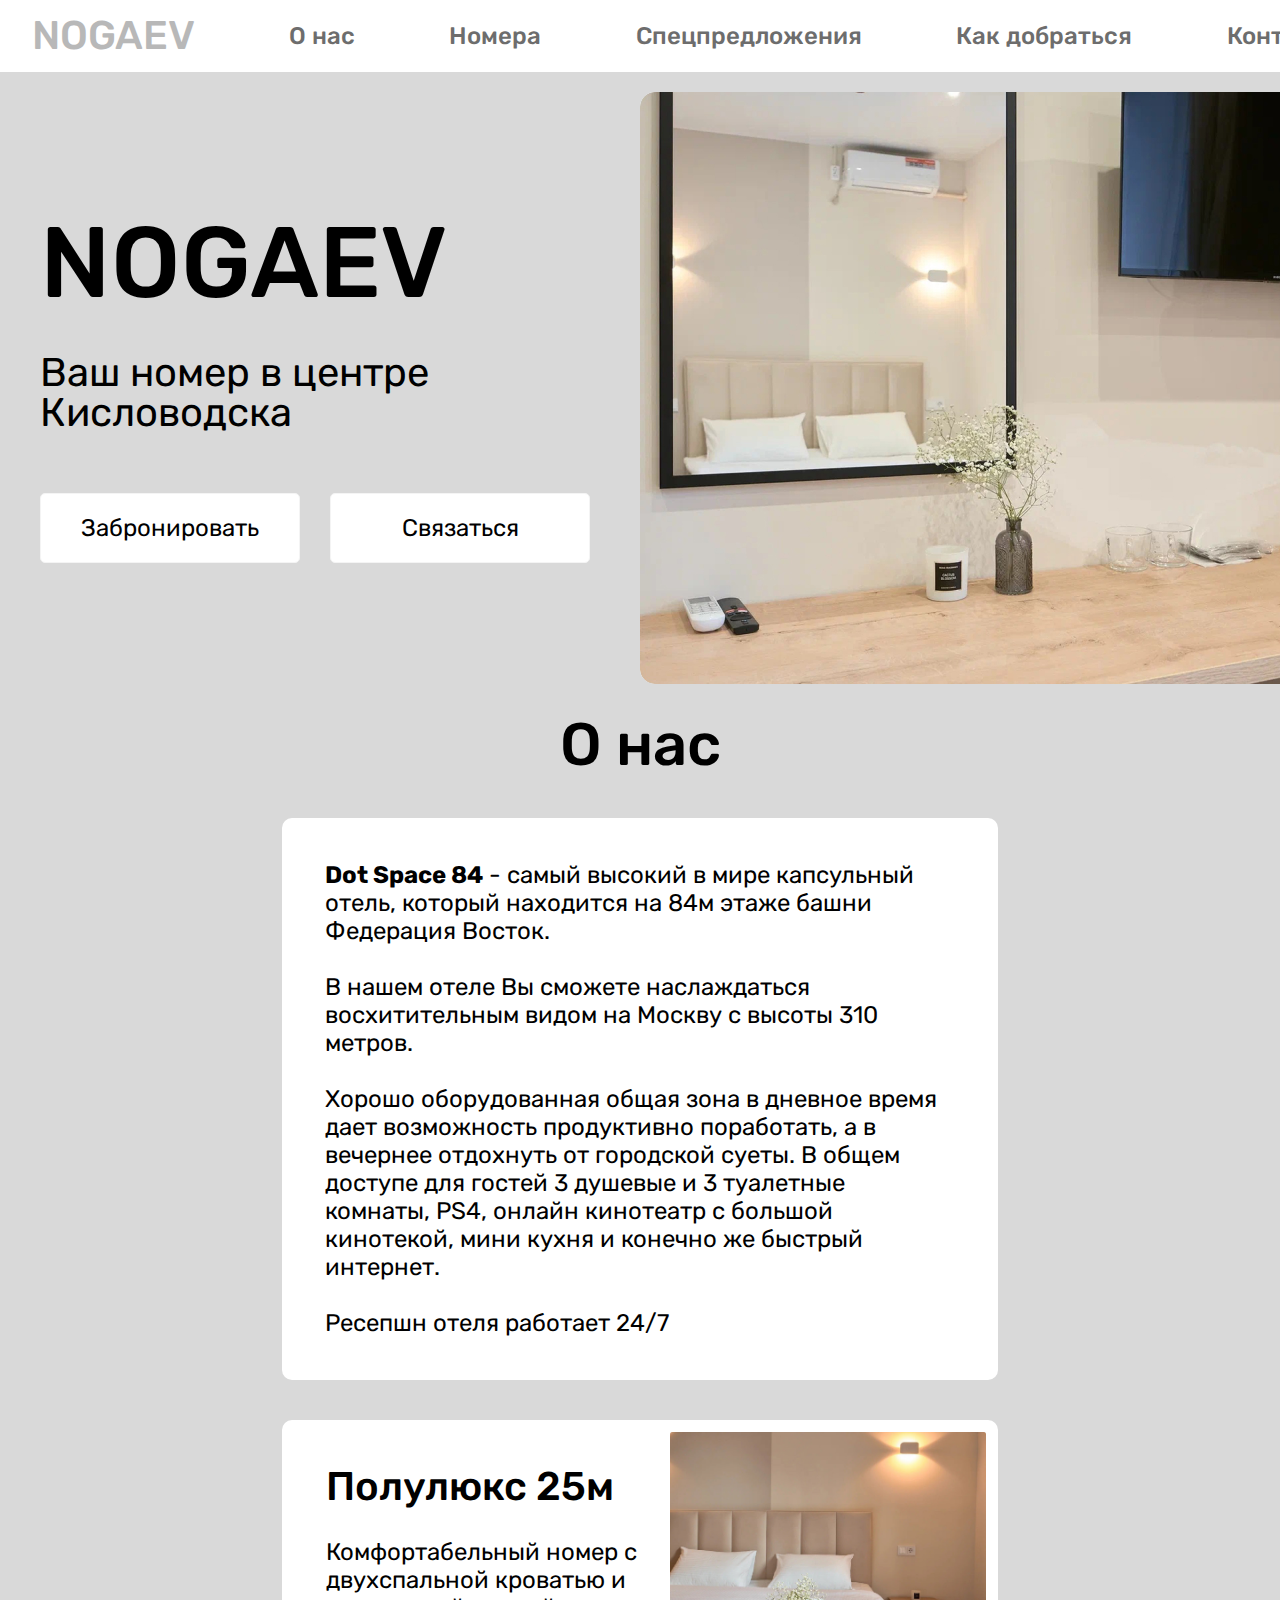
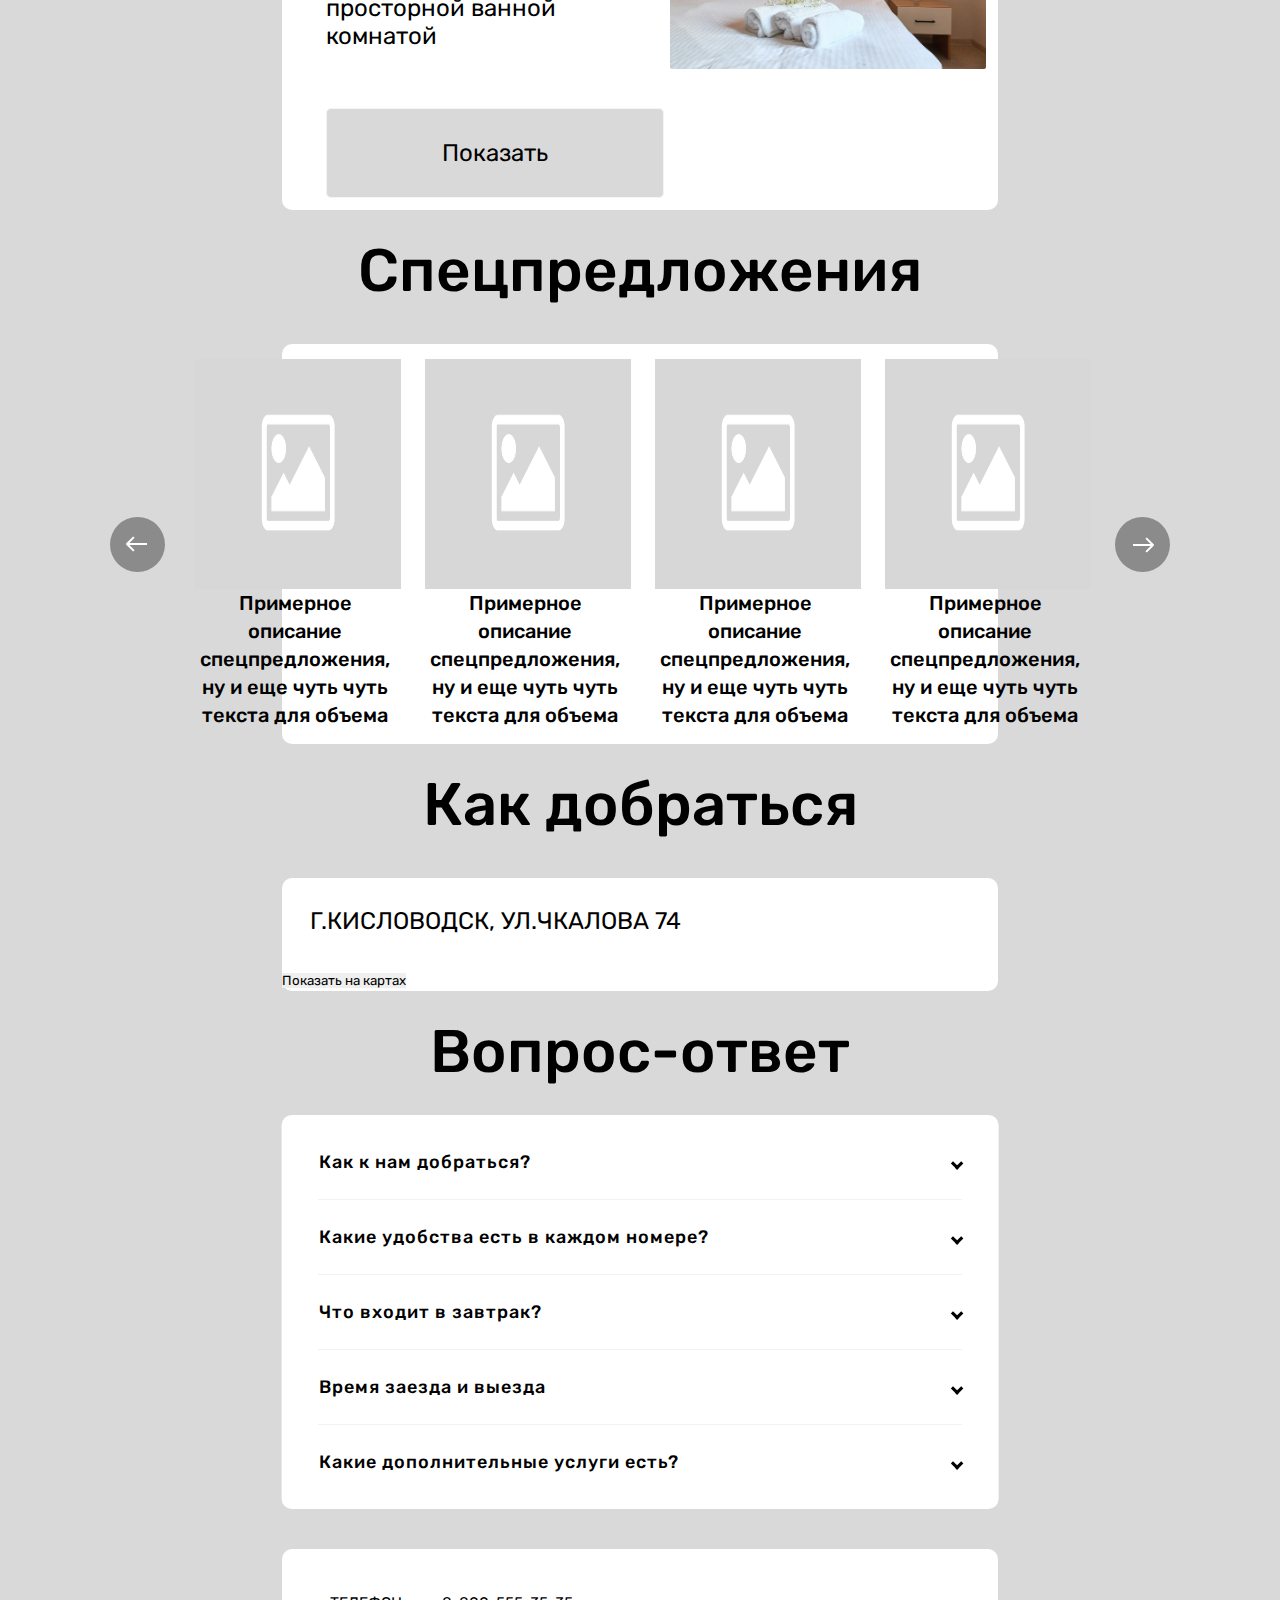
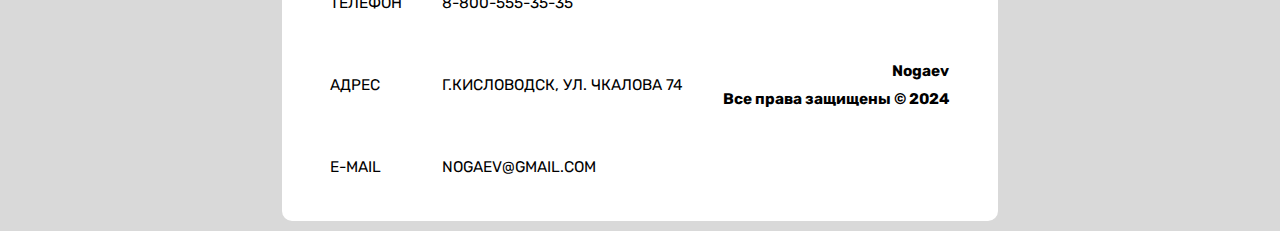
<file: html/index.html>
<!DOCTYPE html>
<html lang="en">

<head>
    <meta charset="UTF-8">
    <meta name="viewport" content="width=device-width, initial-scale=1.0">
    <title>main</title>
    <link rel="stylesheet" href="../css/drop-style.css">
    <link rel="stylesheet" href="../css/accardion_demo.css">
    <link rel="stylesheet" href="../css/accardion_demo.css">
    <link rel="stylesheet" href="../css/style.css">
    <!-- Fonts -->
    <link rel="preconnect" href="https://fonts.googleapis.com">
    <link rel="preconnect" href="https://fonts.gstatic.com" crossorigin>
    <link href="https://fonts.googleapis.com/css2?family=Rubik:wght@300..900&display=swap" rel="stylesheet">


</head>

<body>
    <main>
        <header>
            <nav class="navigation">
                <ul>
                    <li>
                        <a><img src="../img/burger-menu-svgrepo-com.svg" alt="#" width="30px" height="30px"></a>
                    </li>
                    <li>
                        <a href="#">
                            <h2>NOGAEV</h2>
                        </a>
                    </li>
                    <li><a href="#aboutAnch">О нас</a></li>
                    <li><a href="#roomsAnch">Номера</a></li>
                    <li><a href="#SpecAnch">Спецпредложения</a></li>
                    <li><a href="#wayAnch">Как добраться</a></li>
                    <li><a href="../html/contacts.html">Контакты</a></li>
                </ul>
            </nav>
        </header>
        <div class="top-ban">
            <div class="top-ban__content">
                <div class="top-ban__img-mobile">
                    <img src="../img/room.jpg" alt="#" width="30px" height="30px">
                </div>
                <div class="top-ban__title">NOGAEV</div>
                <div class="top-ban__subtitle">Ваш номер в центре Кисловодска</div>
                <div class="top-ban__button-place">
                    <button>Забронировать</button>
                    <button>Связаться</button>
                </div>
                <div class="bronirovanie">

                </div>
            </div>
            <img src="../img/banner-photo.jpg" alt="#" width="832px" height="592px">
        </div>
        <div class="wrapper">
            <div id="aboutAnch" class="about">
                <div class="main__title">
                    <h3>О нас</h3>
                </div>
                <div class="container">
                    <p>

                        <strong>Dot Space 84</strong> - самый высокий в мире капсульный отель, который находится на 84м
                        этаже
                        башни Федерация Восток. <br>
                        <br>
                        В нашем отеле Вы сможете наслаждаться восхитительным видом на Москву с высоты 310 метров. <br>
                        <br>
                        Хорошо оборудованная общая зона в дневное время дает возможность продуктивно поработать, а в
                        вечернее
                        отдохнуть от городской суеты. В общем доступе для гостей 3 душевые и 3 туалетные комнаты, PS4,
                        онлайн
                        кинотеатр с большой кинотекой, мини кухня и конечно же быстрый интернет. <br>
                        <br>
                        Ресепшн отеля работает 24/7

                    </p>
                </div>
            </div>
            <div id="roomsAnch" class="rooms">
                <div class="container">
                    <div class="rooms__content">
                        <div class="rooms__title">
                            <h3>полулюкс 25м</h3>
                        </div>
                        <div class="rooms__subtitle">
                            Комфортабельный номер с двухспальной кроватью и просторной ванной комнатой
                        </div>
                    </div>
                    <div class="rooms__show">
                        <button>Показать</button>
                    </div>
                    <div class="rooms__preview">
                        <img src="../img/room.jpg" width="100%" alt="">
                    </div>
                </div>
            </div>
            <div id="SpecAnch" class="specEvent">
                <div class="main__title">
                    <h3>Спецпредложения<h3>
                </div>
                <div class="container">

                    <div class="slider-contnents__specEvent">
                        <a href="#">
                            <img src="../img/arrow.svg" alt="#" class="left">
                        </a href="#">
                        <div class="slider-element__specEvent">
                            <div class="img__specEvent">
                                <img src="../img/defaultimg.jpg" width="206" height="230px" alt="#">
                            </div>
                            <div class="subTitle__specEvent">Примерное описание спецпредложения, ну и еще чуть чуть
                                текста для объема</div>
                        </div>
                        <div class="slider-element__specEvent">
                            <div class="img__specEvent">
                                <img src="../img/defaultimg.jpg" width="206" height="230px" alt="#">
                            </div>
                            <div class="subTitle__specEvent">Примерное описание спецпредложения, ну и еще чуть чуть
                                текста для объема</div>
                        </div>
                        <div class="slider-element__specEvent">
                            <div class="img__specEvent">
                                <img src="../img/defaultimg.jpg" width="206" height="230px" alt="#">
                            </div>
                            <div class="subTitle__specEvent">Примерное описание спецпредложения, ну и еще чуть чуть
                                текста для объема</div>
                        </div>
                        <!--? Закомментил третий элемент, т.к. 4 оч плхо смотрятся -->
                        <div class="slider-element__specEvent">
                            <div class="img__specEvent">
                                <img src="../img/defaultimg.jpg" width="206" height="230px" alt="#">
                            </div>
                            <div class="subTitle__specEvent">Примерное описание спецпредложения, ну и еще чуть чуть
                                текста для объема</div>
                        </div>

                        <a href="#">
                            <img src="../img/arrow.svg" alt="#" class="right">
                        </a>
                    </div>
                </div>
            </div>
            <div id="wayAnch" class="way"> 
                <div class="main__title">
                    <h3>Как добраться</h3>
                </div>
                <div class="container">
                    <div class="waypoint">
<p>
                            Г.кисловодск, ул.Чкалова 74
    
</p>                    </div>
                    <div class="map">
                        <script type="text/javascript" charset="utf-8" async
                            src="https://api-maps.yandex.ru/services/constructor/1.0/js/?um=constructor%3Abf9a6c68afc56cf2e71b75063ac14cee331ea2e2d8c3ad334b7c6a16e50e158b&amp;width=100%&amp;height=570&amp;lang=ru_RU&amp;scroll=false"></script>
                        <!--? Карта слишком большая, не комфортно пользоваться сайтом  -->
                    </div>
                    <div class="map-mobile">
                        <a href="#"><button>Показать на картах</button></a>
                    </div>
                </div>
            </div>
            <div class="faq">
                <div class="main__title">
                    <h3>Вопрос-ответ</h3>
                </div>
                    <div class="accordion-menu">
                        <ul>
                            <li>
                                <input type="checkbox" checked />
                                <i class="arrow"></i>
                                <h2>Как к нам добраться?</h2>
                                <p>Lorem ipsum dolor sit amet consectetur adipisicing elit. At est quis quae dolor recusandae suscipit eum vitae soluta cupiditate perferendis? Maiores voluptate expedita, cumque id ab quae magni. Dolor, iusto!</p>
                            </li>
                            <li>
                                <input type="checkbox" checked />
                                <i class="arrow"></i>
                                <h2>Какие удобства есть в каждом номере?</h2>
                                <p>
                                    Lorem ipsum dolor sit amet consectetur adipisicing elit. Expedita officia dolore facere fugit, omnis minus asperiores quasi architecto nihil molestiae?
                                </p>
                            </li>
                            <li>
                                <input type="checkbox" checked />
                                <i class="arrow"></i>
                                <h2>Что входит в завтрак?</h2>
                                <p>
                                    Lorem ipsum dolor sit amet consectetur adipisicing elit. Optio eaque expedita dolorum. Aperiam, saepe rerum, ut, alias consequatur mollitia animi iure voluptatem corrupti minima ipsum illum molestias cupiditate! Veritatis, architecto.
                                </p>
                            </li>
                            <li>
                                <input type="checkbox" checked />
                                <i class="arrow"></i>
                                <h2>Время заезда и выезда</h2>
                                <p>
                                    Lorem ipsum dolor sit amet consectetur adipisicing elit. Optio eaque expedita dolorum. Aperiam, saepe rerum, ut, alias consequatur mollitia animi iure voluptatem corrupti minima ipsum illum molestias cupiditate! Veritatis, architecto.
                                </p>
                            </li>
                            <li>
                                <input type="checkbox" checked />
                                <i class="arrow"></i>
                                <h2>Какие дополнительные услуги есть?</h2>
                                <p>
                                    Lorem ipsum dolor sit amet consectetur adipisicing elit. Optio eaque expedita dolorum. Aperiam, saepe rerum, ut, alias consequatur mollitia animi iure voluptatem corrupti minima ipsum illum molestias cupiditate! Veritatis, architecto.
                                </p>
                            </li>
                        </ul>
                    </div>
            </div>

            <footer  class="footer">
                <div class="container">
                    <div class="info">
                        <table>
                            <tr>
                                <td>
                                    Телефон
                                </td>
                                <td>8-800-555-35-35</td>
                            </tr>
                            <tr>
                                <td>
                                    Адрес
                                </td>
                                <td>г.Кисловодск, ул. Чкалова 74</td>
                                <td>
                                    <p><strong>Nogaev </br> Все права защищены © 2024</strong></p>
                                </td>
                            </tr>
                            <tr>
                                <td>E-mail</td>
                                <td>nogaev@gmail.com</td>
                            </tr>
                        </table>
                    </div>
                </div>
            </footer>
    </main>
</body>

</html>
</file>
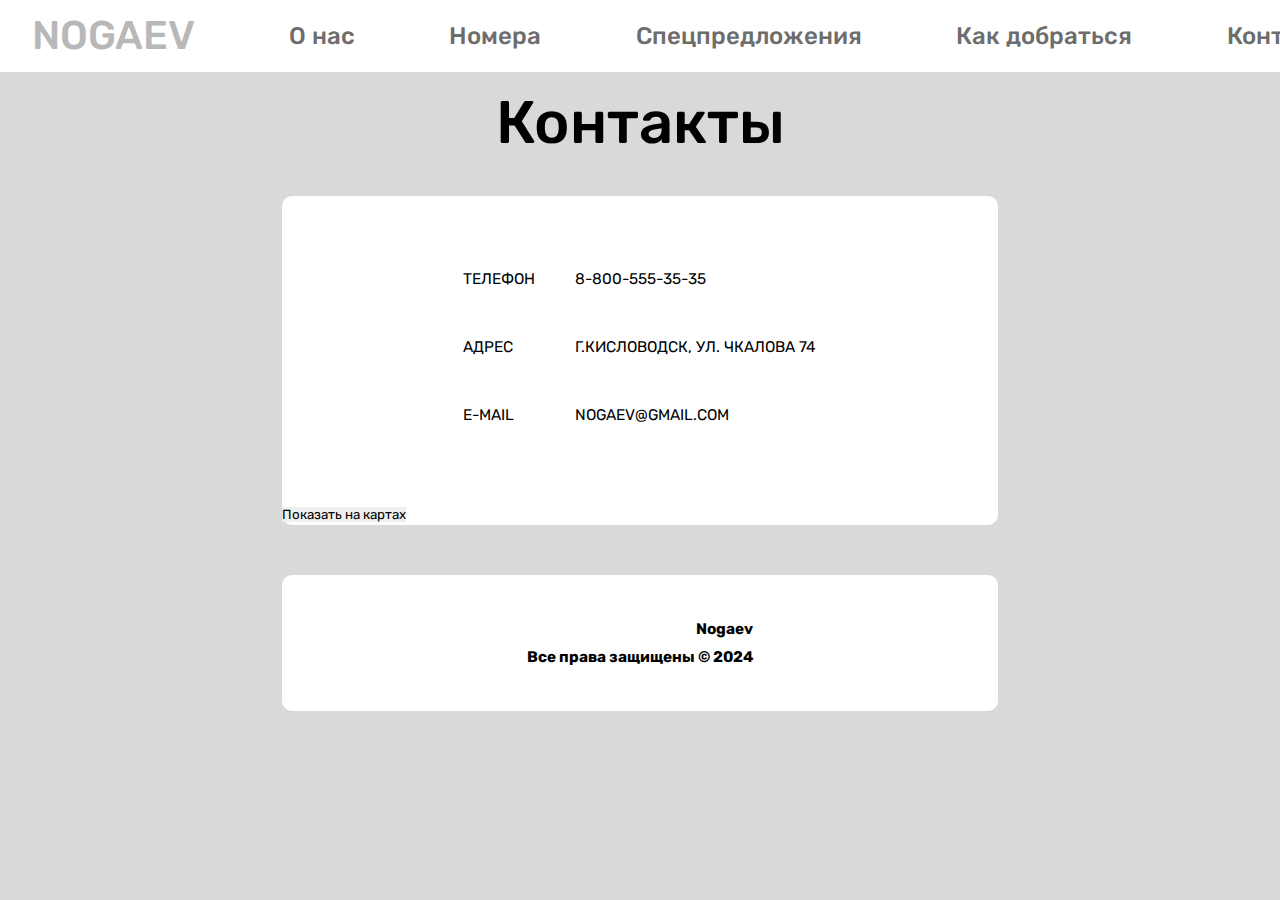
<file: html/contacts.html>
<!DOCTYPE html>
<html lang="ru">
	<head>
		<meta charset="UTF-8" />
		<meta name="viewport" content="width=device-width, initial-scale=1.0" />
		<title>Контакты</title>
		<link rel="stylesheet" href="../css/drop-style.css" />
		<link rel="stylesheet" href="../css/style.css" />
		<!-- Fonts -->
		<link rel="preconnect" href="https://fonts.googleapis.com" />
		<link rel="preconnect" href="https://fonts.gstatic.com" crossorigin />
		<link
			href="https://fonts.googleapis.com/css2?family=Rubik:wght@300..900&display=swap"
			rel="stylesheet"
		/>
	</head>
	<body>
		<main>
			<header>
				<nav class="navigation">
					<ul>
						<li>
							<a
								><img
									src="../img/burger-menu-svgrepo-com.svg"
									alt="#"
									width="30px"
									height="30px"
							/></a>
						</li>
						<li>
							<a href="../html/index.html">
								<h2>NOGAEV</h2>
							</a>
						</li>
						<li><a href="../html/index.html">О нас</a></li>
						<li><a href="../html/index.html">Номера</a></li>
						<li><a href="../html/index.html">Спецпредложения</a></li>
						<li><a href="../html/index.html">Как добраться</a></li>
						<li><a href="../html/contacts.html">Контакты</a></li>
					</ul>
				</nav>
			</header>
			<div class="wrapper">
				<div class="way"> 
					<div class="main__title">
						 <h3>Контакты</h3>
					</div>
					<div class="container">
						 <div class="waypoint">
							<div class="info">
								<table>
									 <tr>
										  <td>
												Телефон
										  </td>
										  <td>8-800-555-35-35</td>
									 </tr>
									 <tr>
										  <td>
												Адрес
										  </td>
										  <td>г.Кисловодск, ул. Чкалова 74</td>
									 </tr>
									 <tr>
										  <td>E-mail</td>
										  <td>nogaev@gmail.com</td>
									 </tr>
								</table>
						  </div>                 
						</div>
						 <div class="map">
							  <script type="text/javascript" charset="utf-8" async
									src="https://api-maps.yandex.ru/services/constructor/1.0/js/?um=constructor%3Abf9a6c68afc56cf2e71b75063ac14cee331ea2e2d8c3ad334b7c6a16e50e158b&amp;width=100%&amp;height=570&amp;lang=ru_RU&amp;scroll=false"></script>
							  <!--? Карта слишком большая, не комфортно пользоваться сайтом  -->
						 </div>
						 <div class="map-mobile">
							  <a href="#"><button>Показать на картах</button></a>
						 </div>
					</div>

					<footer  class="footer" style="width: 100%;">
						<div class="container">
							 <div class="info">
								  <table>
										<tr>
											 <td>
												  <p><strong>Nogaev </br> Все права защищены © 2024</strong></p>
											 </td>
										</tr>
								  </table>
							 </div>
						</div>
				  </footer>

		</main>
	</body>
</html>
</file>
<file: css/drop-style.css>
* {
    padding: 0;
    margin: 0;
    border: 0;
}

:before,
*:after {
    -moz-box-sizing: border-box;
    -webkit-box-sizing: border-box;
    box-sizing: border-box;
}

:focus,
:active {
    outline: none;
}

a:focus,
a:active {
    outline: none;
}

nav,
footer,
header,
aside {
    display: block;
}

html,
body {
    height: 100%;
    width: 100%;
    font-size: 100%;
    line-height: 1;
    font-size: 14px;
    -ms-text-size-adjust: 100%;
    -moz-text-size-adjust: 100%;
    -webkit-text-size-adjust: 100%;
}

input,
button,
textarea {
    font-family: inherit;
}

input::-ms-clear {
    display: none;
}

button {
    cursor: pointer;
}

button::-moz-focus-inner {
    padding: 0;
    border: 0;
}

a,
a:visited {
    text-decoration: none;
}

a:hover {
    text-decoration: none;
}

ul li {
    list-style: none;
}

img {
    vertical-align: top;
}

h1,
h2,
h3,
h4,
h5,
h6 {
    font-size: inherit;
    font-weight: 400;
}
</file>
<file: css/accardion_demo.css>
:root {
	--greyH2: #b8b8b8;
	--greyNav: #6d6d6d;
	--background: #d9d9d9;
	--zapolnitel: #ffff;
	--title-color: #000000;
}

.accordion-menu {
	display: inline-block;
	position: relative;
	left: 50%;
	margin: 0;
	width: 70%;
	transform: translate(-50%, 0);
	border-radius: 5px;
	h2 {
		font-size: 18px;
		line-height: 34px;
		font-weight: 500;
		letter-spacing: 1px;
		display: block;
		margin: 0;
		cursor: pointer;
		color: var(--title-color);
	}
	p {
		color: rgba(48, 69, 92, 0.8);
		font-size: 15px;
		line-height: 26px;
		letter-spacing: 1px;
		position: relative;
		overflow: hidden;
		max-height: 800px;
		opacity: 1;
		transform: translate(0, 0);
		margin-top: 14px;
		z-index: 2;
	}
	ul {
		list-style: none;
		perspective: 900;
		padding: 0 20px 20px;
		margin: 0;
		background-color: #fff;
		border-radius: 10px;
		display: flex;
		flex-direction: column;
		align-items: center;
	}
	ul li {
		position: relative;
		padding: 0;
		margin: 0;
		width: 95%;
		padding-bottom: 4px;
		padding-top: 20px;
		padding-bottom: 20px;
		border-top: 1px dotted #dce7eb;
	}

	ul li:nth-child(1) {
		border: none;
		padding-top: 30px;
	}
	ul li:nth-of-type(1) {
		animation-delay: 0.5s;
	}
	ul li:nth-of-type(2) {
		animation-delay: 0.75s;
	}
	ul li:nth-of-type(3) {
		animation-delay: 1s;
	}
	ul li:last-of-type {
		padding-bottom: 0;
		padding-bottom: 10px;
	}

	ul li .arrow {
		position: absolute;
		transform: translate(-6px, 0);
		margin-top: 16px;
		right: 0;
	}
	ul li .arrow:before,
	ul li .arrow:after {
		content: '';
		position: absolute;
		background-color: var(--title-color);
		width: 3px;
		height: 9px;
	}
	ul li .arrow:before {
		transform: translate(-2px, 0) rotate(45deg);
	}
	ul li .arrow:after {
		transform: translate(2px, 0) rotate(-45deg);
	}
	ul li input[type='checkbox'] {
		position: absolute;
		cursor: pointer;
		width: 100%;
		height: 100%;
		z-index: 1;
		opacity: 0;
	}
	ul li input[type='checkbox']:checked ~ p {
		margin-top: 0;
		max-height: 0;
		opacity: 0;
		transform: translate(0, 50%);
	}
	ul li input[type='checkbox']:checked ~ .arrow:before {
		transform: translate(2px, 0) rotate(45deg);
	}
	ul li input[type='checkbox']:checked ~ .arrow:after {
		transform: translate(-2px, 0) rotate(-45deg);
	}
	.transition,
	p,
	ul li .arrow:before,
	ul li .arrow:after {
		transition: all 0.25s ease-in-out;
	}

	.flipIn,
	h1,
	ul li {
		animation: flipdown 0.5s ease both;
	}
	.no-select,
	h2 {
		-webkit-tap-highlight-color: transparent;
		-webkit-touch-callout: none;
		user-select: none;
	}
	@keyframes flipdown {
		0% {
			opacity: 0;
			transform-origin: top center;
			transform: rotateX(-90deg);
		}

		5% {
			opacity: 1;
		}

		80% {
			transform: rotateX(8deg);
		}

		83% {
			transform: rotateX(6deg);
		}

		92% {
			transform: rotateX(-3deg);
		}

		100% {
			transform-origin: top center;
			transform: rotateX(0deg);
		}
	}
}
</file>
<file: css/style.css>
:root {
	--greyH2: #b8b8b8;
	--greyNav: #6d6d6d;
	--background: #d9d9d9;
	--zapolnitel: #ffff;
	--title-color: #000000;
}

a,
a:visited {
	color: var(--greyNav);
}

li > a:hover {
	color: #4e4b4b;
	text-decoration: underline;
	text-decoration-skip-ink: none;
}

body {
	background-color: var(--background);
	font-family: 'Rubik', sans-serif;
	overflow-x: hidden;
	width: 100vw;
	display: grid;
	justify-content: center;
}

header {
	width: 100vw;
	position: sticky;
	top: 0;
	z-index: 999;
}

.navigation {
	display: flex;
	align-items: center;
	justify-content: center;
	background-color: var(--zapolnitel);
	height: 72px;
	z-index: 999;
}

.navigation h2 {
	font-size: 40px;
	color: var(--greyH2);
	font-weight: 500;
}

a:has(h2):hover {
	text-decoration: none;
}

.navigation ul {
	display: flex;
	justify-content: space-around;
	align-items: center;
	width: 80%;
	margin: 0 10%;
	font-family: 'Rubik', sans-serif;
	font-weight: 500;
	color: var(--greyNav);
	font-size: 24px;
	z-index: 999;
}

.navigation a img {
	display: none;
}

.top-ban__img-mobile {
	display: none;
}

/*! Main */
h3 {
	color: var(--title-color);
	font-size: 60px;
	font-weight: 500;
}

.wrapper {
	width: 80vw;
	position: relative;
	z-index: 0;
}

main {
	width: 100%;
	display: flex;
	align-items: center;
	flex-direction: column;
}

/*? Top-ban */
.top-ban {
	margin-top: 20px;

	width: 80%;
	display: grid;
	grid-template-columns: 1fr 1fr;
	gap: 50px;
}

.top-ban__content {
	align-self: center;
	justify-self: center;
	display: grid;
	grid-template-rows: 2fr 2fr 1fr;
}

.top-ban__title {
	color: black;
	font-size: 100px;
	font-weight: 500;
}

.top-ban__subtitle {
	font-size: 40px;
}

.top-ban img {
	border-radius: 15px;
}

.top-ban__button-place {
	width: 550px;
	display: flex;
	justify-content: space-between;
	gap: 10px;
}

.top-ban button {
	background-color: var(--zapolnitel);
	border: 1px solid #f4f4f4;
	width: 260px;
	height: 70px;
	border-radius: 5px;
	font-size: 24px;
}

.top-ban button:hover {
	transition: 0.2s;
	background-color: var(--greyH2);
	/*? color: var(--zapolnitel);  НАДА ЧИ НЕ?  */
}

/*? о нас */
.about {
	padding-top: 10px;
	display: flex;
	justify-content: center;
	align-items: center;
	flex-direction: column;
	width: 100%;
}

.about p {
	width: 88%;
	margin: 6%;
}

.container {
	background-color: var(--zapolnitel);
	font-size: 24px;
	font-weight: 400;
	width: 70%;
	max-width: 80%;
	margin: 10px;
	border-radius: 10px;
	line-height: calc(24px + 4px);
}

.about .container {
	/* width: 69%; */
}

.main__title {
	margin: 21px 0 33px 0;
	text-align: center;
}

/*? Комнаты */
.rooms {
	display: flex;
	justify-content: center;
	align-items: center;
	flex-direction: column;
	padding-top: 20px;
}

.rooms .container {
	display: grid;
	grid-template-columns: 6fr 44fr 44fr 6fr;
	grid-template-rows: 3fr 1fr;
	gap: 6px;
	padding: 12px 0px 12px;
	width: 70%;
}

.rooms__content {
	grid-column: 2;
	padding-top: 12%;
	/* padding: 10% 3% 0 20%; */
	display: grid;
	grid-template-rows: 2fr 5fr;
}

.rooms__preview {
	grid-column: 3 / span 2;
	grid-row: 1 / span 2;
	margin-right: 12px;
}

.rooms h3 {
	font-size: 40px;
	font-weight: 500;
	text-transform: capitalize;
}

.rooms__subtitle {
	font-size: 24px;
	font-weight: 400;
	text-align: left;
}

.rooms__show {
	justify-self: center;
	align-self: flex-end;
	font-weight: 800;
	grid-column: 2;
	grid-row: 2;
}

.rooms__show button {
	background-color: var(--background);
	border: 1px solid #f4f4f4;
	padding: 30px 115px;
	border-radius: 5px;
	font-size: 24px;
}

.rooms__show button:hover {
	background-color: var(--greyH2);
}

/* ?Спецпредложения */
.specEvent {
	display: flex;
	justify-content: center;
	align-items: center;
	flex-direction: column;
}

.specEvent .main__title {
	font-weight: 500;
}

.slider__specEvent {
}

.sliderButton {
}

.left {
}

.specEvent > img {
	border-radius: 100px;
}

.specEvent a:hover {
	transition: 0.1s;
	backdrop-filter: brightness(0.4);
	border-radius: 100px;
}

.right {
	rotate: 180deg;
}

.specEvent .container {
	display: flex;
	align-items: center;
	justify-content: center;
	width: 70%;
	height: 400px;
}

.slider-contnents__specEvent {
	display: flex;
	gap: 30px;
	justify-content: space-around;
	align-items: center;
}

.slider-element__specEvent {
	width: 200px;
	font-size: 20px;
	font-weight: 500;
	grid-column: 2;
}

.subTitle__specEvent {
	display: flex;
	justify-content: center;
	align-items: center;
	text-align: center;
}

/*? Как Добраться? */
.way {
	display: flex;
	justify-content: center;
	align-items: center;
	flex-direction: column;
}

.waypoint {
	text-transform: uppercase;
	padding: 4%;
	font-size: 24px;
}

.way .container {
	width: 70%;
}

.map {
}

/*? FAQ */

.faq {
	display: flex;
	flex-direction: column;
	justify-content: center;
}

/*? Footer */
footer,
.footer {
	display: flex;
	justify-content: center;
	align-items: center;
	flex-direction: column;
	padding-top: 30px;
}

.footer .container {
	width: 70%;
	display: flex;
	justify-content: center;
	align-items: center;
	padding: 0 !important;
}

table {
	border-spacing: 40px;
	display: flex;
	justify-content: center;
	align-items: center;
	font-size: 1.2vw;
}

tr {
	text-transform: uppercase;
}

td > p {
	text-transform: none;
	text-align: right;
}

/*! Media  */
/* TODO Надо сделать))) */
@media (min-width: 1800px) {
	header {
		width: 100vw;
	}

	.top-ban__img-mobile {
		display: none;
	}
}
@media (max-width: 1500px) {
	header {
		margin: 0;
		width: 1500px;
	}
	.navigation {
		margin: 0;
	}
	.navigation ul {
		display: flex;
		justify-content: space-around;
		align-items: center;
		width: 100%;
		margin: 0;
		font-family: 'Rubik', sans-serif;
		font-weight: 500;
		color: var(--greyNav);
		z-index: 999;
	}
	li {
		font-size: 24px;
	}
}

@media (min-width: 150px) and (max-width: 600px) {
	header {
		width: 100%;
	}

	.navigation a img {
		display: block;
	}

	.navigation {
		width: 100%;
	}

	li a {
		display: none;
	}

	ul {
		display: grid !important;
		width: 100% !important;
		grid-template-columns: 1fr 1fr 1fr !important;
		justify-items: center;
	}

	li a:has(h2),
	li a:has(img) {
		display: flex;
	}

	.top-ban img {
		display: none;
	}

	.about .container {
		width: 70%;
	}

	.navigation h2 {
		font-size: 25px;
	}

	.top-ban__title {
		font-size: 45px;
		height: 10vh;
		width: 95vw;
	}

	.top-ban__content {
		display: flex;
		flex-direction: column;
		justify-content: start;
		align-items: center;
		width: 80vw;
		height: 100vh;
		grid-template-rows: 0.5fr 1fr 3fr 1fr;

		align-items: center;
	}

	.top-ban {
		margin: 0 10%;
		width: 80vw;
	}

	.top-ban__subtitle {
		font-size: 25px;
		text-align: left;
	}

	.top-ban__button-place {
		display: grid;
		grid-template-rows: 1fr 1fr;
		width: 75vw;
		height: 10vh;
		justify-content: center;
		margin-top: 5vw;
	}

	.top-ban button {
		width: 95vw;
		height: 10vh;
		font-size: 15px;
	}

	.wrapper {
		width: 100vw;
		height: 100vh;
	}

	.top-ban__subtitle {
		width: 95vw;
	}

	.top-ban__img-mobile img {
		display: block;
		border-radius: 5px;
		width: 100vw;
		height: 100%;
		margin-bottom: 5vw;
	}

	.specEvent {
		display: none;
	}

	.rooms button {
		width: 10vw;
	}

	.about {
		margin-top: 20vw;
	}

	.top-ban__img-mobile {
		display: block;
		height: 60%;
	}

	.wrapper {
		width: 100vw;
		height: 100%;

		.container {
			width: 100%;
			margin: 10px 0;
			font-size: 18px;
		}

		p {
			/* padding: 0; */
			margin: 0;
		}

		h3 {
			font-size: 40px;
			font-weight: 540;
		}
	}
	.about {
		margin: 9;
	}
	.rooms__show {
		width: 100%;
		justify-self: left;

		button {
			text-align: center;
			width: 100%;
			padding: 15px;
		}
	}

	.rooms {
		.container {
			background-image: url(../img/room.jpg);
			background-size: cover;
			color: var(--zapolnitel);
			grid-template-rows: 4fr 1fr;
			grid-template-columns: 1fr;
		}

		.rooms__content {
			padding: 0;
		}

		.rooms__subtitle {
			font-size: 15px;
			align-self: center;
		}

		.rooms__title h3 {
			font-size: 40px;
			color: var(--zapolnitel);
		}

		.rooms__title {
			align-self: center;
		}

		.rooms__preview {
			display: none;
		}
	}

	.way {
		width: 100%;
		height: 22vh;
		margin: 0;

		.main__title {
			display: flex;
			height: 7vh !important;
			margin: 0;
			align-items: center;
			justify-content: center;
		}

		.container {
			display: grid;
			grid-template-rows: 6fr 1fr;
			justify-content: center;
			align-items: center;
			margin: 0;
			width: 100%;
		}

		.waypoint {
			text-align: center;
		}

		.map-mobile {
			justify-self: center;
			text-align: center;
			width: 100%;
			height: 100%;
			margin-bottom: 5px;

			button {
				width: 90%;
				height: 87%;
				border-radius: 5px;
			}
		}

		.map {
			display: none;
		}
	}

	footer {
		width: 100%;

		.footer {
			width: 100%;
		}

		.container {
			width: 100%;
		}

		.info {
			width: 100%;
		}

		td {
			font-size: 12px;
			text-align: center;
		}

		tbody {
		}

		table {
			border-spacing: 0px;
			padding: 5px;
			margin: 0 0 10px 0;
		}
	}
}
</file>
